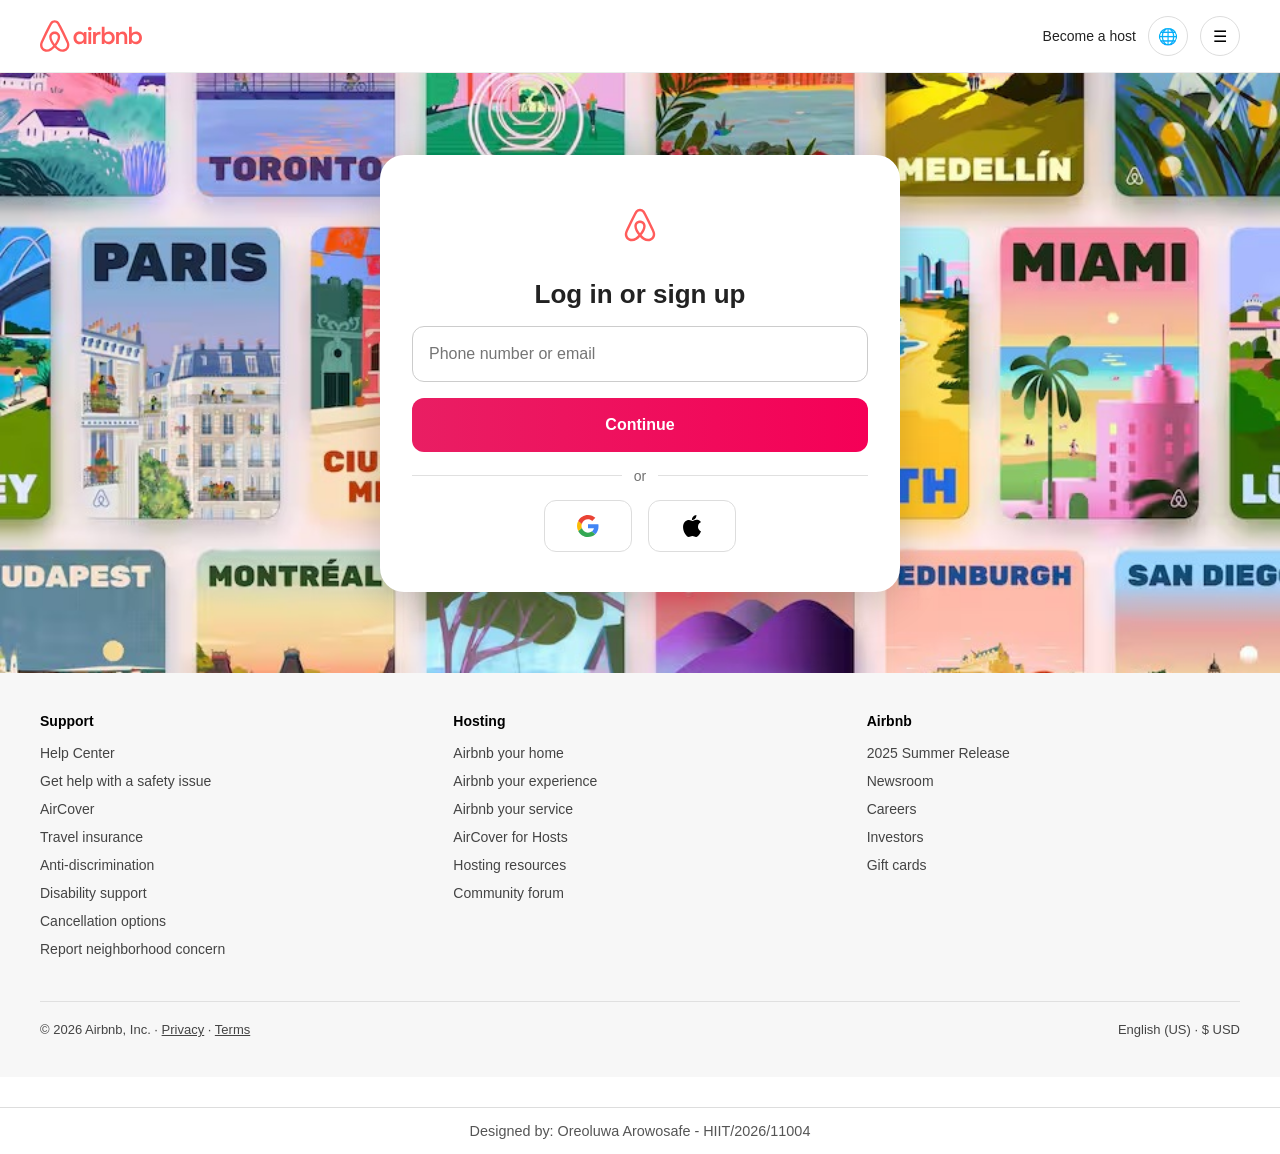
<file: login.html>
<!DOCTYPE html>
<html>
<head>
    <meta charset='utf-8'>
    <meta name='viewport' content='width=device-width, initial-scale=1'>
    <title>Login</title>
    <link rel='stylesheet' href='login.css'>
</head>
<body>

    <header class="navbar">
        <div class="logo">
            <img src="airbnb.svg" alt="">
        </div>
        <div class="nav-right">
            <a href="#" class="become-host">Become a host</a>
            <button class="icon-btn">🌐</button>
            <button class="icon-btn">☰</button>
        </div>
    </header>

    <div class="bg-image">

        <div class="modal">
            <div class="modal-logo">
                <img src="download (8).svg" alt="">
            </div>
            <h2>Log in or sign up</h2>
            <input type="text" placeholder="Phone number or email" class="modal-input">
            <a href="home.html" class="continue-btn">Continue</a>
            <div class="divider-row">
                <hr><span>or</span><hr>
            </div>
            <div class="social-btns">
                <button class="social-btn">
                    <svg width="22" height="22" viewBox="0 0 48 48">
                        <path fill="#4285F4" d="M46.98 24.55c0-1.57-.15-3.09-.38-4.55H24v9.02h12.94c-.58 2.96-2.26 5.48-4.78 7.18l7.73 6c4.51-4.18 7.09-10.36 7.09-17.65z"/>
                        <path fill="#34A853" d="M24 48c6.48 0 11.93-2.13 15.89-5.81l-7.73-6c-2.15 1.45-4.92 2.3-8.16 2.3-6.26 0-11.57-4.22-13.47-9.91l-7.98 6.16C6.51 42.62 14.62 48 24 48z"/>
                        <path fill="#FBBC05" d="M10.53 28.59c-.48-1.45-.76-2.99-.76-4.59s.27-3.14.76-4.59l-7.98-6.16C.92 16.46 0 20.12 0 24c0 3.88.92 7.54 2.56 10.74l7.97-6.15z"/>
                        <path fill="#EA4335" d="M24 9.5c3.54 0 6.71 1.22 9.21 3.6l6.85-6.85C35.9 2.38 30.47 0 24 0 14.62 0 6.51 5.38 2.56 13.22l7.98 6.16C12.43 13.72 17.74 9.5 24 9.5z"/>
                    </svg>
                </button>
                <button class="social-btn">
                    <svg width="22" height="22" viewBox="0 0 814 1000">
                        <path d="M788.1 340.9c-5.8 4.5-108.2 62.2-108.2 190.5 0 148.4 130.3 200.9 134.2 202.2-.6 3.2-20.7 71.9-68.7 141.9-42.8 61.6-87.5 123.1-155.5 123.1s-85.5-39.5-164-39.5c-76.5 0-103.7 40.8-165.9 40.8s-105.3-57.8-155.5-127.4C46 790.7 0 663 0 541.8c0-207.8 136.3-318 270.8-318 68.1 0 124.8 44.8 166.7 44.8 40.3 0 103.6-47.6 179.3-47.6 28.5 0 130.9 2.6 198.3 99.2zm-234-181.5c31.1-36.9 53.1-88.1 53.1-139.3 0-7.1-.6-14.3-1.9-20.1-50.6 1.9-110.8 33.7-147.1 75.8-28.5 32.4-55.1 83.6-55.1 135.5 0 7.8 1.3 15.6 1.9 18.1 3.2.6 8.4 1.3 13.6 1.3 45.4 0 102.5-30.4 135.5-71.3z"/>
                    </svg>
                </button>
            </div>
        </div>

    </div>

    <footer>
        <div class="footer-grid">
            <div class="footer-col">
                <h4>Support</h4>
                <a href="help.html">Help Center</a>
                <a href="#">Get help with a safety issue</a>
                <a href="#">AirCover</a>
                <a href="#">Travel insurance</a>
                <a href="#">Anti-discrimination</a>
                <a href="#">Disability support</a>
                <a href="#">Cancellation options</a>
                <a href="#">Report neighborhood concern</a>
            </div>
            <div class="footer-col">
                <h4>Hosting</h4>
                <a href="#">Airbnb your home</a>
                <a href="#">Airbnb your experience</a>
                <a href="#">Airbnb your service</a>
                <a href="#">AirCover for Hosts</a>
                <a href="#">Hosting resources</a>
                <a href="#">Community forum</a>
            </div>
            <div class="footer-col">
                <h4>Airbnb</h4>
                <a href="#">2025 Summer Release</a>
                <a href="#">Newsroom</a>
                <a href="#">Careers</a>
                <a href="#">Investors</a>
                <a href="#">Gift cards</a>
            </div>
        </div>
        <div class="footer-bottom">
            <span>© 2026 Airbnb, Inc. · <a href="#">Privacy</a> · <a href="#">Terms</a></span>
            <span>English (US) · $ USD</span>
        </div>
    </footer>

    <div class="designed-by">
        <p>Designed by: Oreoluwa Arowosafe - HIIT/2026/11004</p>
    </div>

</body>
</html>
</file>
<file: login.css>
* {
    box-sizing: border-box;
    margin: 0;
    padding: 0;
    font-family: 'Segoe UI', sans-serif;
}
  
html, body {
    overflow-x: hidden;
    width: 100%;
}
  
.navbar {
    display: flex;
    align-items: center;
    justify-content: space-between;
    padding: 16px 40px;
    border-bottom: 1px solid #ebebeb;
    background: #fff;
    position: relative;
    z-index: 10;
}
  
.logo {
    display: flex;
    align-items: center;
    gap: 6px;
    color: #FF385C;
    font-size: 22px;
    font-weight: 700;
}
  
.logo img {
    filter: invert(53%) sepia(85%) saturate(3062%) hue-rotate(326deg) brightness(102%) contrast(101%);
}
  
.nav-right {
    display: flex;
    align-items: center;
    gap: 12px;
}
  
.become-host {
    text-decoration: none;
    color: #222;
    font-size: 14px;
    font-weight: 500;
}
  
.icon-btn {
    background: none;
    border: 1px solid #ddd;
    border-radius: 50%;
    width: 40px;
    height: 40px;
    cursor: pointer;
    font-size: 16px;
}
  
.bg-image {
    min-height: 600px;
    display: flex;
    align-items: center;
    justify-content: center;
    background-image: url('imgi_19_2d46d9a0-5218-4fa7-91da-356eb8bb130b.jpg');
    background-size: cover;
    background-position: center;
    padding: 40px 16px;
}
  
.modal {
    background: #fff;
    border-radius: 24px;
    padding: 40px 32px;
    width: 100%;
    max-width: 520px;
    box-shadow: 0 8px 40px rgba(0,0,0,0.18);
    display: flex;
    flex-direction: column;
    align-items: center;
    gap: 16px;
}
  
.modal-logo {
    margin-bottom: 4px;
}

.modal-logo img {
    width: 60px;
    filter: invert(53%) sepia(85%) saturate(3062%) hue-rotate(326deg) brightness(102%) contrast(101%);
}
  
.modal h2 {
    font-size: 26px;
    font-weight: 700;
    color: #222;
}
  
.modal-input {
    width: 100%;
    padding: 18px 16px;
    border: 1px solid #ccc;
    border-radius: 12px;
    font-size: 16px;
    outline: none;
    color: #333;
}
  
.modal-input:focus {
    border-color: #222;
}
  
.continue-btn {
    width: 100%;
    padding: 18px;
    background: linear-gradient(to right, #e91e63, #f50057);
    color: #fff;
    border: none;
    border-radius: 12px;
    font-size: 16px;
    font-weight: 600;
    cursor: pointer;
    text-align: center;
    text-decoration: none;
}
  
.continue-btn:hover {
    opacity: 0.9;
}
  
.divider-row {
    display: flex;
    align-items: center;
    gap: 12px;
    width: 100%;
    color: #717171;
    font-size: 14px;
}
  
.divider-row hr {
    flex: 1;
    border: none;
    border-top: 1px solid #e0e0e0;
}
  
.social-btns {
    display: flex;
    gap: 16px;
    width: 100%;
    justify-content: center;
}
  
.social-btn {
    border: 1px solid #ddd;
    border-radius: 12px;
    padding: 14px 32px;
    background: #fff;
    cursor: pointer;
    display: flex;
    align-items: center;
    justify-content: center;
}
  
.social-btn:hover {
    background: #f5f5f5;
}
  
footer {
    background: #f7f7f7;
    padding: 40px;
}
  
.footer-grid {
    display: grid;
    grid-template-columns: repeat(3, 1fr);
    gap: 40px;
    margin-bottom: 32px;
}
  
.footer-col h4 {
    font-size: 14px;
    font-weight: 600;
    margin-bottom: 16px;
}
  
.footer-col a {
    display: block;
    font-size: 14px;
    color: #444;
    text-decoration: none;
    margin-bottom: 12px;
}
  
.footer-col a:hover {
    text-decoration: underline;
}
  
.footer-bottom {
    display: flex;
    justify-content: space-between;
    font-size: 13px;
    color: #444;
    border-top: 1px solid #e0e0e0;
    padding-top: 20px;
    flex-wrap: wrap;
    gap: 8px;
}
  
.footer-bottom a {
    color: #444;
}

.designed-by {
    display: block;
    width: 100%;
    text-align: center;
    margin-top: 30px;
    padding: 15px;
    font-size: 0.9rem;
    color: #555;
    border-top: 1px solid #ddd;
}
  
@media (max-width: 768px) {
    .navbar {
      padding: 12px 16px;
    }
  
    .become-host {
      display: none;
    }
  
    .bg-image {
      min-height: 500px;
      padding: 24px 16px;
    }
  
    .modal {
      padding: 32px 20px;
    }
  
    .footer-grid {
      grid-template-columns: repeat(2, 1fr);
      gap: 24px;
    }
  
    footer {
      padding: 32px 20px;
    }
}
  
@media (max-width: 480px) {
    .modal h2 {
      font-size: 22px;
    }
  
    .footer-grid {
      grid-template-columns: 1fr;
    }
  
    .footer-bottom {
      flex-direction: column;
    }
  
    footer {
      padding: 24px 16px;
    }
}
</file>
